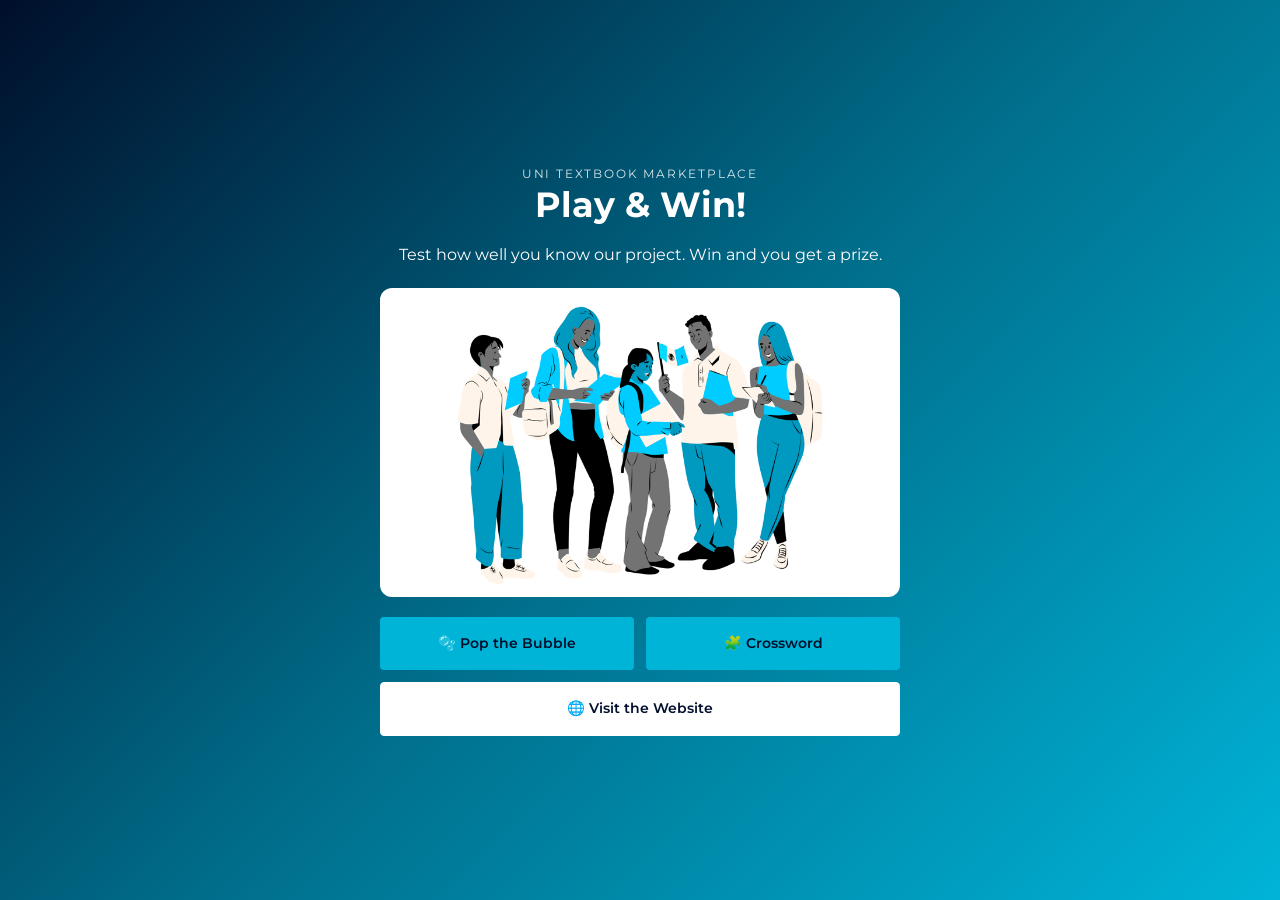
<file: index.html>
<!DOCTYPE html>
<html lang="en">

<head>
  <meta charset="utf-8">
  <meta name="viewport" content="width=device-width, initial-scale=1">
  <title>Uni Textbook Marketplace – Games</title>

  <!-- Montserrat = the font from your brand guidelines -->
  <link href="https://fonts.googleapis.com/css2?family=Montserrat:wght@400;600;700&display=swap" rel="stylesheet">
  <link rel="stylesheet" href="style.css">

  <style>
    .page {
      display: flex;
      align-items: center;
      justify-content: center;
      padding: 20px;
    }

    .box {
      max-width: 520px;
      width: 100%;
      text-align: center;
    }

    .box h1,
    .box p {
      color: #fff;
    }

    .tag {
      color: #fff;
      font-size: .75rem;
      letter-spacing: .15em;
      text-transform: uppercase;
      opacity: .85;
    }

    .picture {
      background: #fff;
      border-radius: 12px;
      padding: 12px;
      margin: 20px 0;
    }

    .picture img {
      width: 100%;
      height: auto;
      display: block;
    }

    .buttons {
      display: flex;
      flex-wrap: wrap;
      gap: 12px;
      justify-content: center;
    }

    .buttons a {
      flex: 1 1 180px;
    }

    .btn-light {
      background: #fff;
      color: var(--primary-foreground);
      border: 1px solid #fff;
    }

    .btn-light:hover {
      background: #e6f9fd;
    }
  </style>
</head>

<body class="auth-bg page">
  <div class="box">
    <div class="tag">Uni Textbook Marketplace</div>
    <h1>Play &amp; Win!</h1>
    <p>Test how well you know our project. Win and you get a prize.</p>

    <div class="picture">
      <img src="students.png" alt="A group of students holding textbooks">
    </div>

    <div class="buttons">
      <a class="btn-primary" href="pop-the-bubble.html">🫧 Pop the Bubble</a>
      <a class="btn-primary" href="crossword.html">🧩 Crossword</a>
      <a class="btn-primary btn-light" href="https://www.unitextbookmarketplace.co.za/" target="_blank" rel="noopener">🌐 Visit the
        Website</a>
    </div>
  </div>
</body>

</html>
</file>
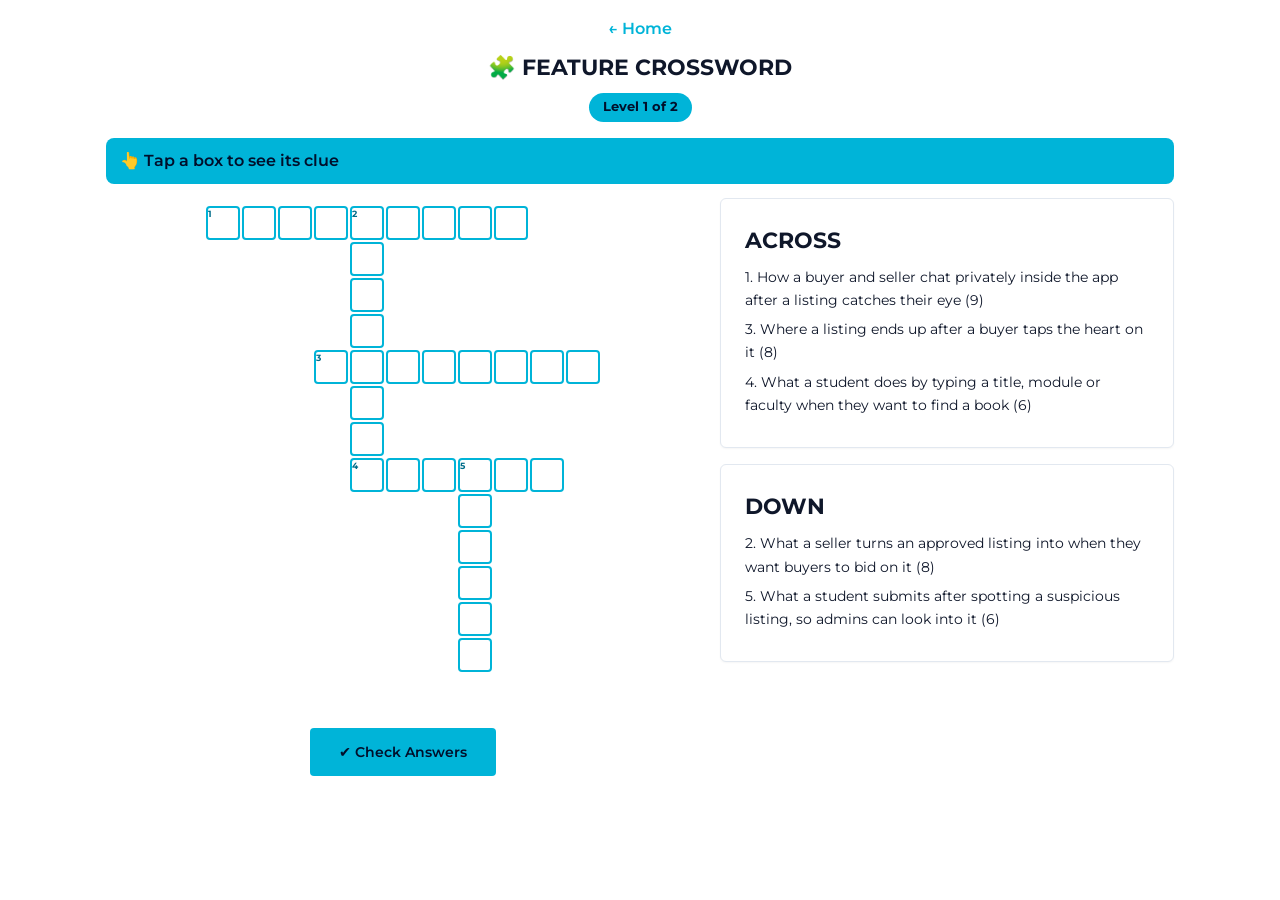
<file: crossword.html>
<!DOCTYPE html>
<html lang="en">

<head>
    <meta charset="utf-8">
    <meta name="viewport" content="width=device-width, initial-scale=1">
    <title>Feature Crossword</title>
    <link href="https://fonts.googleapis.com/css2?family=Montserrat:wght@400;600;700&display=swap" rel="stylesheet">
    <link rel="stylesheet" href="style.css">
    <style>
        .wrap {
            max-width: 1100px;
            margin: 0 auto;
            padding: 16px;
            text-align: center;
        }

        .back {
            display: inline-block;
            margin-bottom: 8px;
            color: var(--primary);
            text-decoration: none;
            font-weight: 600;
        }

        .level {
            display: inline-block;
            background: var(--primary);
            color: var(--primary-foreground);
            font-weight: 700;
            font-size: .8rem;
            padding: 4px 14px;
            border-radius: 9999px;
            margin-bottom: 8px;
        }

        .scroll {
            overflow-x: auto;
            padding: 8px 0;
        }

        #grid {
            display: grid;
            gap: 2px;
            justify-content: center;
        }

        .cell {
            position: relative;
            width: var(--cell, 34px);
            height: var(--cell, 34px);
        }

        .cell input {
            width: 100%;
            height: 100%;
            padding: 0;
            text-align: center;
            text-transform: uppercase;
            font: 700 calc(var(--cell, 34px) * 0.55) 'Montserrat', sans-serif;
            color: var(--foreground);
            background: var(--card);
            border: 2px solid var(--primary);
            border-radius: 4px;
        }

        .cell input:focus {
            outline: 3px solid rgba(0, 180, 216, .35);
        }

        .cell input.ok {
            background: #155E2E;
            color: #fff;
            border-color: #155E2E;
        }

        .cell input.bad {
            background: #b91c1c;
            color: #fff;
            border-color: #b91c1c;
        }

        .cell span {
            position: absolute;
            top: 1px;
            left: 2px;
            font-size: max(7px, calc(var(--cell, 34px) * 0.27));
            font-weight: 700;
            color: var(--dark-cyan);
            pointer-events: none;
        }

        .now {
            position: sticky;
            top: 0;
            z-index: 5;
            background: var(--primary);
            color: var(--primary-foreground);
            font-weight: 600;
            padding: 10px 14px;
            border-radius: 8px;
            margin: 8px 0 14px;
            text-align: left;
        }

        .layout {
            display: flex;
            flex-wrap: wrap;
            gap: 20px;
            align-items: flex-start;
            justify-content: center;
        }

        .left {
            flex: 1 1 460px;
            min-width: 0;
        }

        .clues {
            flex: 1 1 320px;
            display: flex;
            flex-direction: column;
            gap: 16px;
            text-align: left;
        }

        .clues p {
            margin: 6px 0;
            cursor: pointer;
            font-size: .9rem;
        }

        .clues p:hover {
            color: var(--primary);
        }

        @media (max-width: 600px) {
            .wrap {
                padding: 12px;
            }
        }

        #msg {
            font-size: 1.2rem;
            font-weight: 700;
            min-height: 32px;
            margin: 12px 0 4px;
        }
    </style>
</head>

<body>
    <div class="wrap">
        <a class="back" href="index.html">← Home</a>
        <h2>🧩 Feature Crossword</h2>
        <div class="level" id="lvl"></div>

        <!-- Always-visible bar: shows the clue for the box you are typing in -->
        <div class="now" id="now">👆 Tap a box to see its clue</div>

        <div class="layout">
            <div class="left">
                <div class="scroll">
                    <div id="grid"></div>
                </div>
                <div id="msg"></div>
                <button class="btn-primary" id="check">✔ Check Answers</button>
                <button class="btn-primary" id="next" style="display:none"></button>
            </div>

            <!-- Full clue lists, next to the grid on wide screens -->
            <div class="clues">
                <div class="card">
                    <h2>Across</h2>
                    <div id="ac"></div>
                </div>
                <div class="card">
                    <h2>Down</h2>
                    <div id="dn"></div>
                </div>
            </div>
        </div>
    </div>

    <script>
        
        const LEVELS = [
            [ // ---- LEVEL 1 ----
                { w: "AUCTIONS", c: "What a seller turns an approved listing into when they want buyers to bid on it" },
                { w: "WISHLIST", c: "Where a listing ends up after a buyer taps the heart on it" },
                { w: "MESSAGING", c: "How a buyer and seller chat privately inside the app after a listing catches their eye" },
                { w: "SEARCH", c: "What a student does by typing a title, module or faculty when they want to find a book" },
                { w: "REPORT", c: "What a student submits after spotting a suspicious listing, so admins can look into it" }
            ],
            [ // ---- LEVEL 2 ----
                { w: "NOTIFICATIONS", c: "What a student finds under the bell icon after an admin approves their listing or they win an auction" },
                { w: "OPTIMIZER", c: "Bundle ______: the tool students open after picking all their modules, to get the cheapest mix of sellers with the fewest meetups" },
                { w: "MODERATE", c: "Where an admin goes after a seller submits a new listing, to approve or reject it" },
                { w: "APPEALS", c: "What a suspended student writes after seeing the ban screen, so an admin can reconsider" },
                { w: "VERIFIED", c: "What every user becomes after entering the OTP code sent to their university email (_______ student)" }
            ]
        ];

        const PRIZES = ["Buiscuits 🍪"];

    
        const $ = id => document.getElementById(id);
        const K = (r, c) => r + "," + c;                 
        let g, info, placed, answers, where, boxes, dir, level = 0, curCols = 1;

        function fits(w, r, c, d) {
            const dr = d, dc = 1 - d; let crossings = 0;
            if (g.has(K(r - dr, c - dc)) || g.has(K(r + dr * w.length, c + dc * w.length))) return false;
            for (let i = 0; i < w.length; i++) {
                const rr = r + dr * i, cc = c + dc * i, existing = g.get(K(rr, cc));
                if (existing) {
                    if (existing !== w[i] || info.get(K(rr, cc))[d] !== undefined) return false;
                    crossings++;
                } else if (g.has(K(rr + dc, cc + dr)) || g.has(K(rr - dc, cc - dr))) return false;
            }
            return crossings > 0;
        }
        function put(item, r, c, d) {
           
            const word = { ...item, clue: item.c, r, c, d };
            placed.push(word);   
            for (let i = 0; i < item.w.length; i++) {
                const k = K(r + d * i, c + (1 - d) * i);
                g.set(k, item.w[i]);
                const o = info.get(k) || {}; o[d] = word; info.set(k, o);
            }
        }
        function fitGrid() {                            
            const room = $("grid").parentElement.clientWidth;           
            const size = Math.max(18, Math.min(34, Math.floor((room - 2 * (curCols - 1)) / curCols)));
            document.documentElement.style.setProperty("--cell", size + "px");
        }
        window.addEventListener("resize", fitGrid);      

        function showClue(k) {                          
            const p = where.get(k)[dir];
            $("now").textContent = p.n + " " + (p.d ? "Down" : "Across") + ": " + p.clue + " (" + p.w.length + ")";
        }
        function move(r, c, step) {                      
            const next = dir ? K(r + step, c) : K(r, c + step);
            if (boxes.has(next)) boxes.get(next).focus();
        }

        function load(i) {
            level = i;
            g = new Map(); info = new Map(); placed = []; answers = new Map(); where = new Map(); boxes = new Map(); dir = 0;
            $("grid").innerHTML = ""; $("ac").innerHTML = ""; $("dn").innerHTML = ""; $("msg").textContent = "";
            $("now").textContent = "👆 Tap a box to see its clue";
            $("next").style.display = "none"; $("check").style.display = "inline-flex";
            $("lvl").textContent = "Level " + (i + 1) + " of " + LEVELS.length;

            // Place the longest word first, then cross the others through shared letters
            [...LEVELS[i]].sort((a, b) => b.w.length - a.w.length).forEach((it, n) => {
                if (n === 0) return put(it, 0, 0, 0);
                for (let d = 0; d < 2; d++) for (let j = 0; j < it.w.length; j++) for (const [k, ch] of [...g]) {
                    if (ch !== it.w[j]) continue;
                    const [cr, cc] = k.split(",").map(Number);
                    const r = cr - d * j, c = cc - (1 - d) * j;
                    if (fits(it.w, r, c, d)) { put(it, r, c, d); return; }
                }
                console.warn("Could not place:", it.w);
            });

            // Work out the board size and move everything to the top-left
            const pts = [...g.keys()].map(k => k.split(",").map(Number));
            const minR = Math.min(...pts.map(p => p[0])), minC = Math.min(...pts.map(p => p[1]));
            const rows = Math.max(...pts.map(p => p[0])) - minR + 1, cols = Math.max(...pts.map(p => p[1])) - minC + 1;
            placed.forEach(p => { p.r -= minR; p.c -= minC; });
            g.forEach((v, k) => { const [r, c] = k.split(",").map(Number); answers.set(K(r - minR, c - minC), v); where.set(K(r - minR, c - minC), info.get(k)); });

            // Number the start of each word (1, 2, 3...)
            const numbers = new Map(); let n = 0;
            [...placed].sort((a, b) => a.r - b.r || a.c - b.c).forEach(p => {
                const k = K(p.r, p.c); if (!numbers.has(k)) numbers.set(k, ++n); p.n = numbers.get(k);
            });

            // Draw the boxes
            curCols = cols;
            $("grid").style.gridTemplateColumns = "repeat(" + cols + ", var(--cell))";
            fitGrid();
            for (let r = 0; r < rows; r++) for (let c = 0; c < cols; c++) {
                const k = K(r, c), cell = document.createElement("div"); cell.className = "cell";
                if (answers.has(k)) {
                    const input = document.createElement("input"); input.maxLength = 1; input.autocomplete = "off";
                    if (numbers.has(k)) { const s = document.createElement("span"); s.textContent = numbers.get(k); cell.appendChild(s); }
                    input.onfocus = () => { if (where.get(k)[dir] === undefined) dir = 1 - dir; showClue(k); };
                    input.onclick = () => { const o = where.get(k); if (o[0] !== undefined && o[1] !== undefined) dir = 1 - dir; showClue(k); };
                    input.oninput = () => { input.className = ""; input.value = input.value.toUpperCase(); if (input.value) move(r, c, 1); };
                    input.onkeydown = e => { if (e.key === "Backspace" && !input.value) move(r, c, -1); };
                    cell.appendChild(input); boxes.set(k, input);
                }
                $("grid").appendChild(cell);
            }

            // Write the clue lists
            placed.sort((a, b) => a.n - b.n).forEach(p => {
                const line = document.createElement("p");
                line.textContent = p.n + ". " + p.clue + " (" + p.w.length + ")";
                line.onclick = () => { dir = p.d; boxes.get(K(p.r, p.c)).focus(); };
                $(p.d ? "dn" : "ac").appendChild(line);
            });
        }

        $("check").onclick = () => {
            let wrong = 0, empty = 0;
            boxes.forEach((input, k) => {
                if (!input.value) { empty++; input.className = ""; return; }
                const right = input.value === answers.get(k);
                input.className = right ? "ok" : "bad"; if (!right) wrong++;
            });
            if (wrong) return $("msg").textContent = "❌ " + wrong + " wrong. Keep trying!";
            if (empty) return $("msg").textContent = "Keep going, " + empty + " boxes left!";

            const last = level === LEVELS.length - 1;
            $("check").style.display = "none";
            $("next").style.display = "inline-flex";
            if (last) {
                $("msg").textContent = "🏆 All levels done! Prize: " + PRIZES[Math.floor(Math.random() * PRIZES.length)];
                $("next").textContent = "↻ Play Again";
            } else {
                $("msg").textContent = "🎉 Level " + (level + 1) + " complete!";
                $("next").textContent = "Next Level ▶";
            }
        };
        $("next").onclick = () => load(level + 1 < LEVELS.length ? level + 1 : 0);

        load(0);   // start on Level 1
    </script>
</body>

</html>
</file>
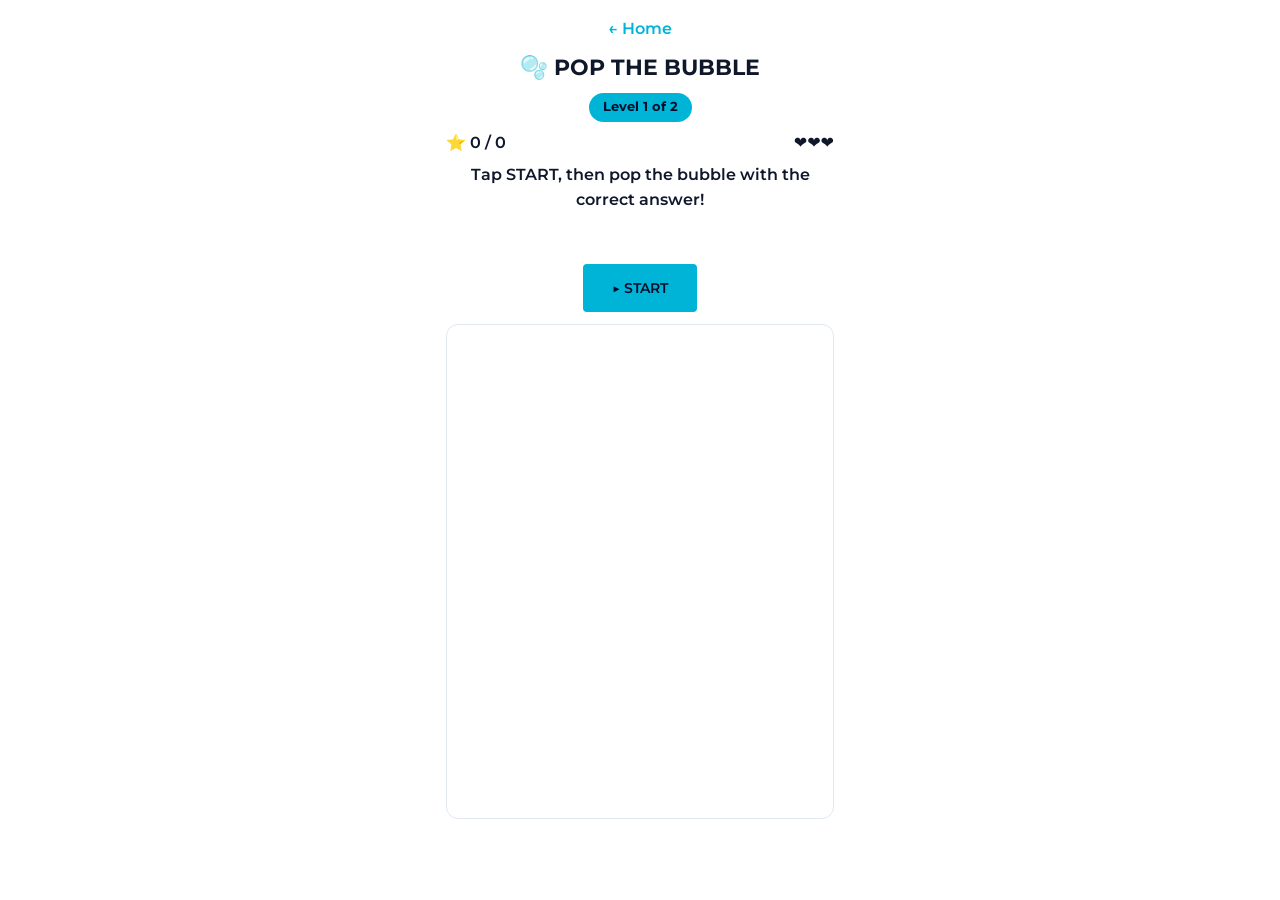
<file: pop-the-bubble.html>
<!DOCTYPE html>
<html lang="en">

<head>
    <meta charset="utf-8">
    <meta name="viewport" content="width=device-width, initial-scale=1">
    <title>Pop the Bubble</title>
    <link href="https://fonts.googleapis.com/css2?family=Montserrat:wght@400;600;700&display=swap" rel="stylesheet">
    <link rel="stylesheet" href="style.css">
    <style>
        .wrap {
            max-width: 420px;
            margin: 0 auto;
            padding: 16px;
            text-align: center;
        }

        .back {
            display: inline-block;
            margin-bottom: 8px;
            color: var(--primary);
            text-decoration: none;
            font-weight: 600;
        }

        .level {
            display: inline-block;
            background: var(--primary);
            color: var(--primary-foreground);
            font-weight: 700;
            font-size: .8rem;
            padding: 4px 14px;
            border-radius: 9999px;
            margin-bottom: 8px;
        }

        .info {
            display: flex;
            justify-content: space-between;
            font-weight: 600;
            margin-bottom: 6px;
        }

        #q {
            font-weight: 600;
            min-height: 56px;
            margin: 6px 0 10px;
        }

        canvas {
            width: 100%;
            display: block;
            background: var(--card);
            border: 1px solid var(--border);
            border-radius: 12px;
            touch-action: pan-y;
        }

        #msg {
            font-size: 1.2rem;
            font-weight: 700;
            min-height: 32px;
            margin: 4px 0;
        }
    </style>
</head>

<body>
    <div class="wrap">
        <a class="back" href="index.html">← Home</a>
        <h2>🫧 Pop the Bubble</h2>
        <div class="level" id="lvl"></div>

        <div class="info"><span id="score"></span><span id="lives"></span></div>
        <div id="q">Tap START, then pop the bubble with the correct answer!</div>
        <div id="msg"></div>
        <button class="btn-primary" id="go">▶ START</button>
        <canvas id="c" width="360" height="460" style="margin-top:12px"></canvas>
    </div>

    <script>
        
        const LEVELS = [
            {
                speed: 1.1, questions: [     
                    { q: "Which email can a University of Pretoria student register with?", o: ["@tuks.co.za", "@gmail.com", "@outlook.com"], a: 0 },
                    { q: "What do you tap on a listing to save it to your wishlist?", o: ["Heart icon", "Star icon", "Bell icon"], a: 0 },
                    { q: "How many steps does it take to create a listing?", o: ["3", "4", "5"], a: 1 },
                    { q: "Who reviews your listing after you submit it?", o: ["An admin", "A buyer", "Another seller"], a: 0 },
                    { q: "What do you mark a listing as once the handover is complete?", o: ["Sold", "Pending", "Rejected"], a: 0 }
                ]
            },
            {
                speed: 1.6, questions: [      
                    { q: "What happens when someone bids in the last moments of an auction?", o: ["Countdown extends", "Auction ends", "Bid is deleted"], a: 0 },
                    { q: "Who wins an auction if the reserve price was met?", o: ["Highest bidder", "First bidder", "The seller"], a: 0 },
                    { q: "What does the Bundle Optimizer try to reduce?", o: ["Meetups", "Photos", "Messages"], a: 0 },
                    { q: "What does the AI scan read to fill in your book details?", o: ["Front cover", "Price tag", "Receipt"], a: 0 },
                    { q: "What can a suspended student submit to get their ban reviewed?", o: ["An appeal", "A report", "A bid"], a: 0 }
                ]
            }
        ];

        const PRIZES = ["Buiscuits 🍪"];
        const LIVES = 3;

        const $ = id => document.getElementById(id);
        const cv = $("c"), ctx = cv.getContext("2d"), W = cv.width, H = cv.height;
        const css = name => getComputedStyle(document.documentElement).getPropertyValue(name);
        let level = 0, qs = [], qi = 0, score = 0, lives = LIVES, bubbles = [], running = false;

        function hud() {
            $("score").textContent = "⭐ " + score + " / " + qs.length;
            $("lives").textContent = "❤️".repeat(Math.max(lives, 0));
        }

        function begin(i) {
            level = i;
            qs = [...LEVELS[i].questions].sort(() => Math.random() - 0.5);   // shuffle the questions
            qi = 0; score = 0; lives = LIVES; running = true;
            $("lvl").textContent = "Level " + (i + 1) + " of " + LEVELS.length;
            $("msg").textContent = ""; $("go").style.display = "none";
            spawn(); loop();
        }

        function spawn() {
            const Q = qs[qi];
            $("q").textContent = Q.q;
            const lanes = [60, 180, 300].sort(() => Math.random() - 0.5);
            const speed = LEVELS[level].speed + score * 0.1;
            bubbles = Q.o.map((text, i) => ({ text, x: lanes[i], y: H + 50 + i * 40, r: 50, v: speed, ok: i === Q.a, wobble: Math.random() * 6, dx: lanes[i] }));
            hud();
        }

        function loop() {
            if (!running) return;
            ctx.clearRect(0, 0, W, H);
            ctx.textAlign = "center"; ctx.font = "bold 13px Montserrat, sans-serif";
            for (const b of bubbles) {
                b.y -= b.v; b.wobble += 0.03;
                b.dx = b.x + Math.sin(b.wobble) * 15;                  
                ctx.fillStyle = css("--card"); ctx.strokeStyle = css("--primary"); ctx.lineWidth = 4;
                ctx.beginPath(); ctx.arc(b.dx, b.y, b.r, 0, 7); ctx.fill(); ctx.stroke();
                ctx.fillStyle = css("--foreground");
                const lines = wrap(b.text);
                lines.forEach((ln, i) => ctx.fillText(ln, b.dx, b.y + 5 + (i - (lines.length - 1) / 2) * 16, 84));
            }
            // All bubbles floated away without a tap? Lose a life and ask again
            if (bubbles.every(b => b.y < -60)) { loseLife(); if (!running) return; spawn(); }
            requestAnimationFrame(loop);
        }

        function wrap(text) {
            if (text.length <= 11 || !text.includes(" ")) return [text];
            const words = text.split(" "); let best = [text], gap = 99;
            for (let i = 1; i < words.length; i++) {
                const a = words.slice(0, i).join(" "), b = words.slice(i).join(" ");
                if (Math.abs(a.length - b.length) < gap) { gap = Math.abs(a.length - b.length); best = [a, b]; }
            }
            return best;
        }

        cv.addEventListener("pointerdown", e => {
            if (!running) return;
            const r = cv.getBoundingClientRect();
            const px = (e.clientX - r.left) * W / r.width, py = (e.clientY - r.top) * H / r.height;
            const hit = bubbles.find(b => Math.hypot(px - b.dx, py - b.y) < b.r);
            if (!hit) return;
            if (hit.ok) {
                score++; qi++;
                if (qi >= qs.length) return levelDone();
                spawn();
            } else {
                loseLife(); if (running) spawn();      
            }
        });

        function loseLife() {
            lives--; hud();
            if (lives <= 0) {
                running = false; ctx.clearRect(0, 0, W, H);
                $("msg").textContent = "💥 Out of lives!";
                $("go").textContent = "↻ Try Level " + (level + 1) + " Again"; $("go").style.display = "inline-flex";
            }
        }

        function levelDone() {
            running = false; ctx.clearRect(0, 0, W, H); hud();
            const last = level === LEVELS.length - 1;
            if (last) {
                $("msg").textContent = "🏆 You win! Prize: " + PRIZES[Math.floor(Math.random() * PRIZES.length)];
                $("go").textContent = "↻ Play Again";
            } else {
                $("msg").textContent = "🎉 Level " + (level + 1) + " complete!";
                $("go").textContent = "Next Level ▶";
            }
            $("q").textContent = "";
            $("go").style.display = "inline-flex";
        }

        $("go").onclick = () => {
            if (running) return;
            const finishedAll = $("go").textContent.includes("Play Again");
            const retry = $("go").textContent.includes("Again") && !finishedAll;
            const levelWon = $("go").textContent.includes("Next");
            begin(finishedAll ? 0 : retry ? level : levelWon ? level + 1 : 0);
        };

        $("lvl").textContent = "Level 1 of " + LEVELS.length;
        hud();
    </script>
</body>

</html>
</file>
<file: style.css>
:root {
    --background: #ffffff;
    --foreground: #0f172a;
    --card: #ffffff;
    --border: #e2e8f0;
    --muted: #f1f5f9;
    --primary: #00B4D8;
    --primary-foreground: #000f2b;
    --dark-cyan: #006D8A;
    --success: #155E2E;
    --destructive: #dc2626;
}

@media (prefers-color-scheme: dark) {
    :root {
        --background: #020617;
        --foreground: #f8fafc;
        --card: #0f172a;
        --border: #334155;
        --muted: #1e293b;
        --success: #4ade80;
        --destructive: #ef4444;
    }
}

* {
    box-sizing: border-box;
}

body {
    margin: 0;
    font-family: 'Montserrat', system-ui, sans-serif;
    background: var(--background);
    color: var(--foreground);
    line-height: 1.6;
}

h1 {
    font-size: 2.2rem;
    line-height: 1.2;
    margin: 0 0 8px;
}

h2 {
    font-size: 1.4rem;
    text-transform: uppercase;
    margin: 0 0 8px;
}

.btn-primary,
.btn-secondary {
    display: inline-flex;
    align-items: center;
    justify-content: center;
    padding: 0.875rem 1.75rem;
    border-radius: 0.25rem;
    font-family: inherit;
    font-size: 0.9rem;
    font-weight: 600;
    text-decoration: none;
    cursor: pointer;
    transition: background-color 0.2s, color 0.2s;
}

.btn-primary {
    background: var(--primary);
    color: var(--primary-foreground);
    border: 1px solid transparent;
}

.btn-primary:hover {
    background: color-mix(in srgb, var(--primary) 90%, black 10%);
}

.btn-secondary {
    background: transparent;
    color: var(--primary);
    border: 1px solid var(--primary);
}

.btn-secondary:hover {
    background: var(--primary);
    color: var(--primary-foreground);
}

.card {
    background: var(--card);
    color: var(--foreground);
    border: 1px solid var(--border);
    border-radius: 0.375rem;
    padding: 1.5rem;
    box-shadow: 0 1px 2px rgba(0, 0, 0, 0.04);
}

.auth-bg {
    min-height: 100vh;
    background: linear-gradient(135deg, #000f2b 0%, #006D8A 50%, #00B4D8 100%);
}
</file>
